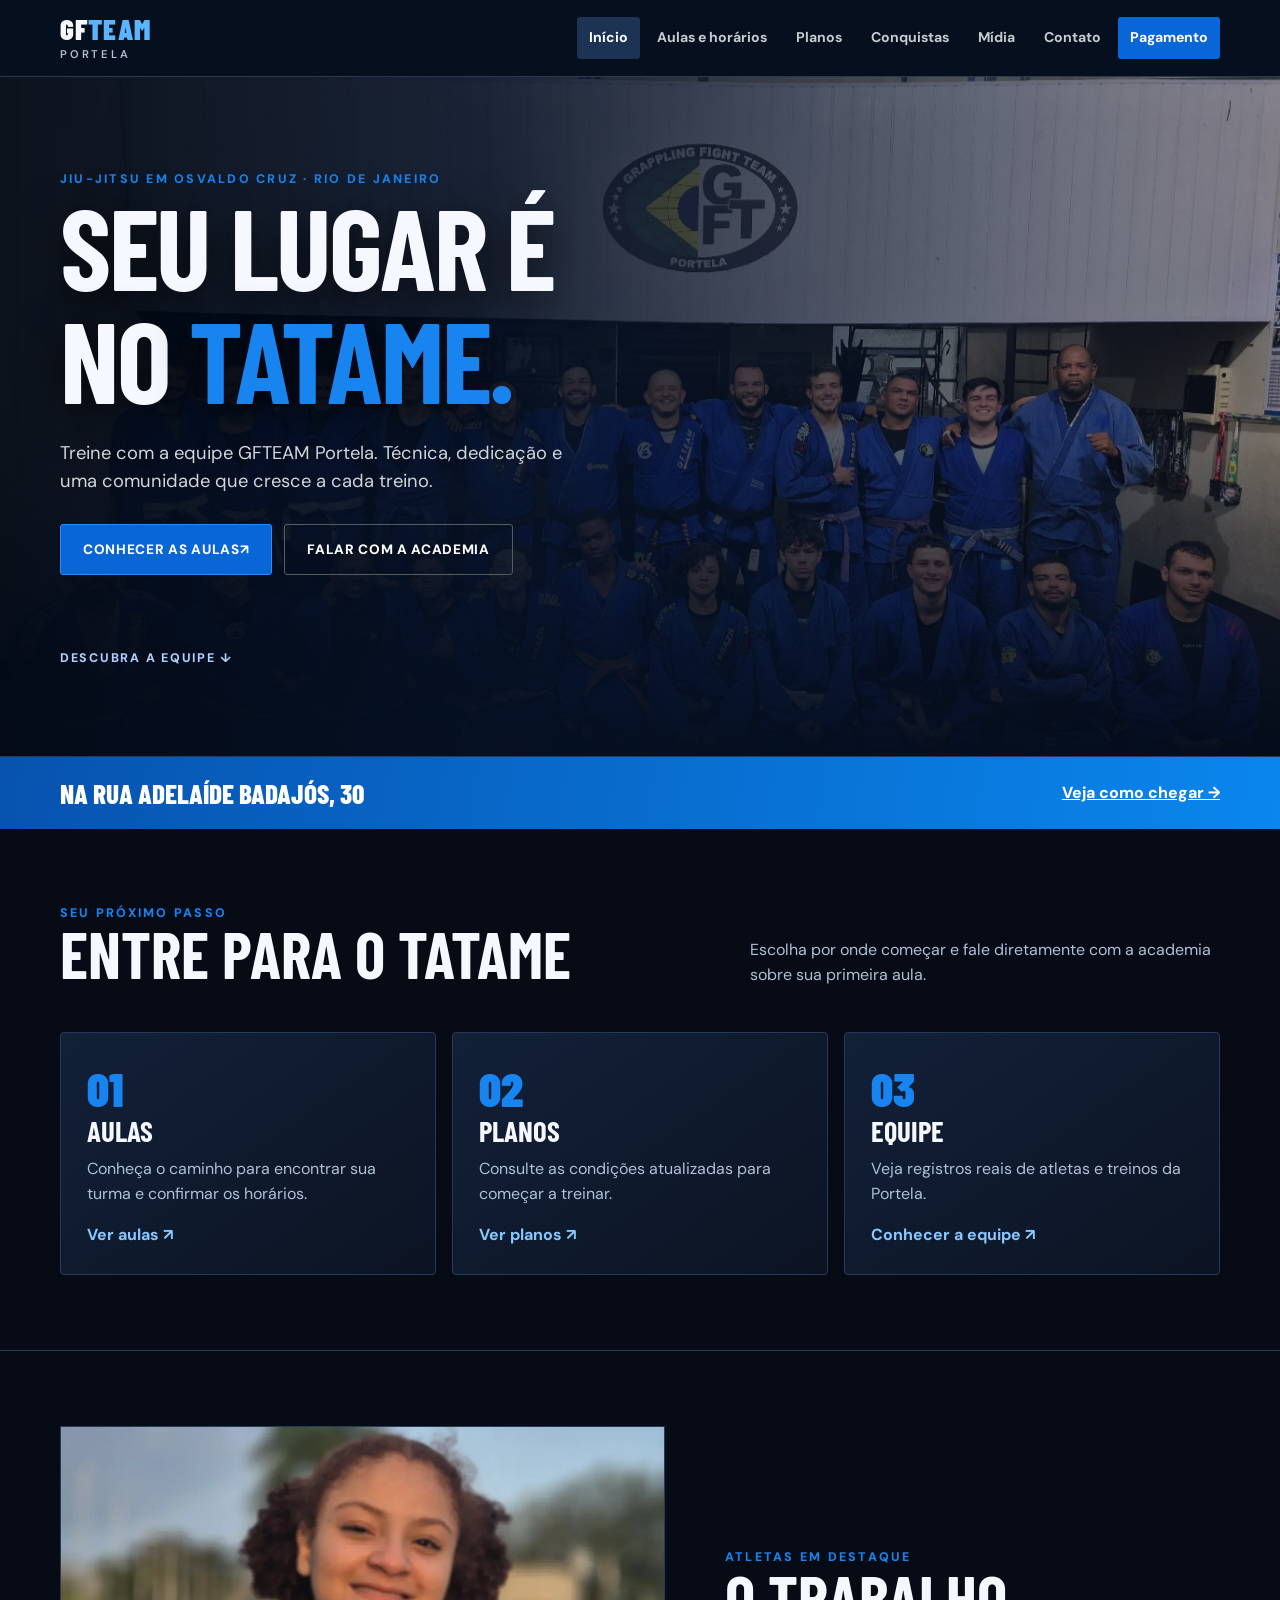
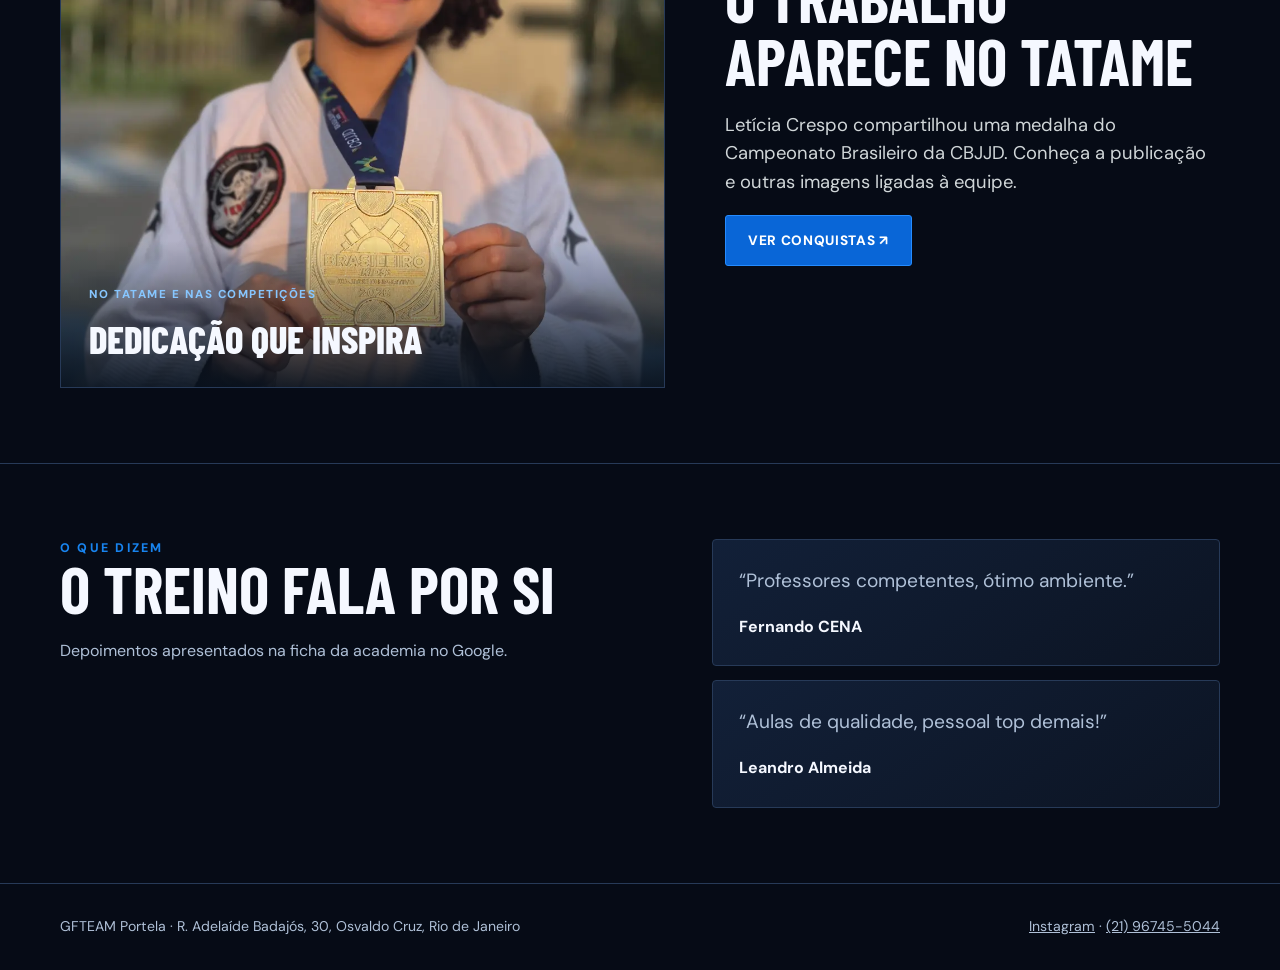
<file: index.html>
<!doctype html><html lang="pt-BR"><head><meta charset="utf-8"><meta name="viewport" content="width=device-width,initial-scale=1"><meta name="theme-color" content="#090b0d"><meta name="description" content="GFTEAM Portela: jiu-jitsu em Osvaldo Cruz, Rio de Janeiro. Conheça a academia, consulte aulas e fale com a equipe."><title>Início | GFTEAM Portela</title><link rel="stylesheet" href="style.css"></head><body><header class="top"><div class="wrap"><a class="brand" href="index.html">GF<span>TEAM</span><small>PORTELA</small></a><nav aria-label="Navegação principal"><a href="index.html" aria-current="page" >Início</a><a href="aulas.html" >Aulas e horários</a><a href="planos.html" >Planos</a><a href="conquistas.html" >Conquistas</a><a href="midia.html" >Mídia</a><a href="contato.html" >Contato</a><a class="nav-cta" href="pagamento.html">Pagamento</a></nav></div></header><main><section class="hero hero-photo"><div class="hero-image" role="img" aria-label="Equipe GFTEAM Portela reunida no tatame"></div><div class="wrap hero-inner"><div class="eyebrow">Jiu-jitsu em Osvaldo Cruz · Rio de Janeiro</div><h1>Seu lugar é<br>no <em>tatame.</em></h1><p class="lead">Treine com a equipe GFTEAM Portela. Técnica, dedicação e uma comunidade que cresce a cada treino.</p><div class="actions"><a class="btn primary" href="aulas.html">Conhecer as aulas <span aria-hidden="true">↗</span></a><a class="btn" href="contato.html">Falar com a academia</a></div><div class="hero-indicator">Descubra a equipe <span aria-hidden="true">↓</span></div></div></section><div class="band"><div class="wrap"><strong>Na Rua Adelaíde Badajós, 30</strong><a href="contato.html">Veja como chegar →</a></div></div><section class="section"><div class="wrap"><div class="section-head reveal"><div><div class="eyebrow">Seu próximo passo</div><h2>Entre para o tatame</h2></div><p>Escolha por onde começar e fale diretamente com a academia sobre sua primeira aula.</p></div><div class="grid"><a class="card feature-card reveal" href="aulas.html"><div class="num">01</div><h3>Aulas</h3><p>Conheça o caminho para encontrar sua turma e confirmar os horários.</p><strong>Ver aulas ↗</strong></a><a class="card feature-card reveal" href="planos.html"><div class="num">02</div><h3>Planos</h3><p>Consulte as condições atualizadas para começar a treinar.</p><strong>Ver planos ↗</strong></a><a class="card feature-card reveal" href="conquistas.html"><div class="num">03</div><h3>Equipe</h3><p>Veja registros reais de atletas e treinos da Portela.</p><strong>Conhecer a equipe ↗</strong></a></div></div></section><section class="section feature-split"><div class="wrap split"><div class="photo-panel reveal"><img src="imagens/leticia.webp" alt="Letícia Crespo com medalha do Campeonato Brasileiro de Jiu-Jitsu" loading="lazy"><div class="photo-caption"><span class="label">No tatame e nas competições</span><strong>Dedicação que inspira</strong></div></div><div class="reveal"><div class="eyebrow">Atletas em destaque</div><h2>O trabalho aparece no tatame</h2><p class="lead">Letícia Crespo compartilhou uma medalha do Campeonato Brasileiro da CBJJD. Conheça a publicação e outras imagens ligadas à equipe.</p><a class="btn primary" href="conquistas.html">Ver conquistas ↗</a></div></div></section><section class="section"><div class="wrap split"><div class="reveal"><div class="eyebrow">O que dizem</div><h2>O treino fala por si</h2><p class="muted">Depoimentos apresentados na ficha da academia no Google.</p></div><div class="reveal"><div class="card"><p class="quote">“Professores competentes, ótimo ambiente.”</p><strong>Fernando CENA</strong></div><div class="card" style="margin-top:14px"><p class="quote">“Aulas de qualidade, pessoal top demais!”</p><strong>Leandro Almeida</strong></div></div></div></section></main><footer><div class="wrap"><span>GFTEAM Portela · R. Adelaíde Badajós, 30, Osvaldo Cruz, Rio de Janeiro</span><span><a href="https://www.instagram.com/gfteamportela/" target="_blank" rel="noopener">Instagram</a> · <a href="tel:+5521967455044">(21) 96745-5044</a></span></div></footer><script src="script.js" defer></script></body></html>
</file>
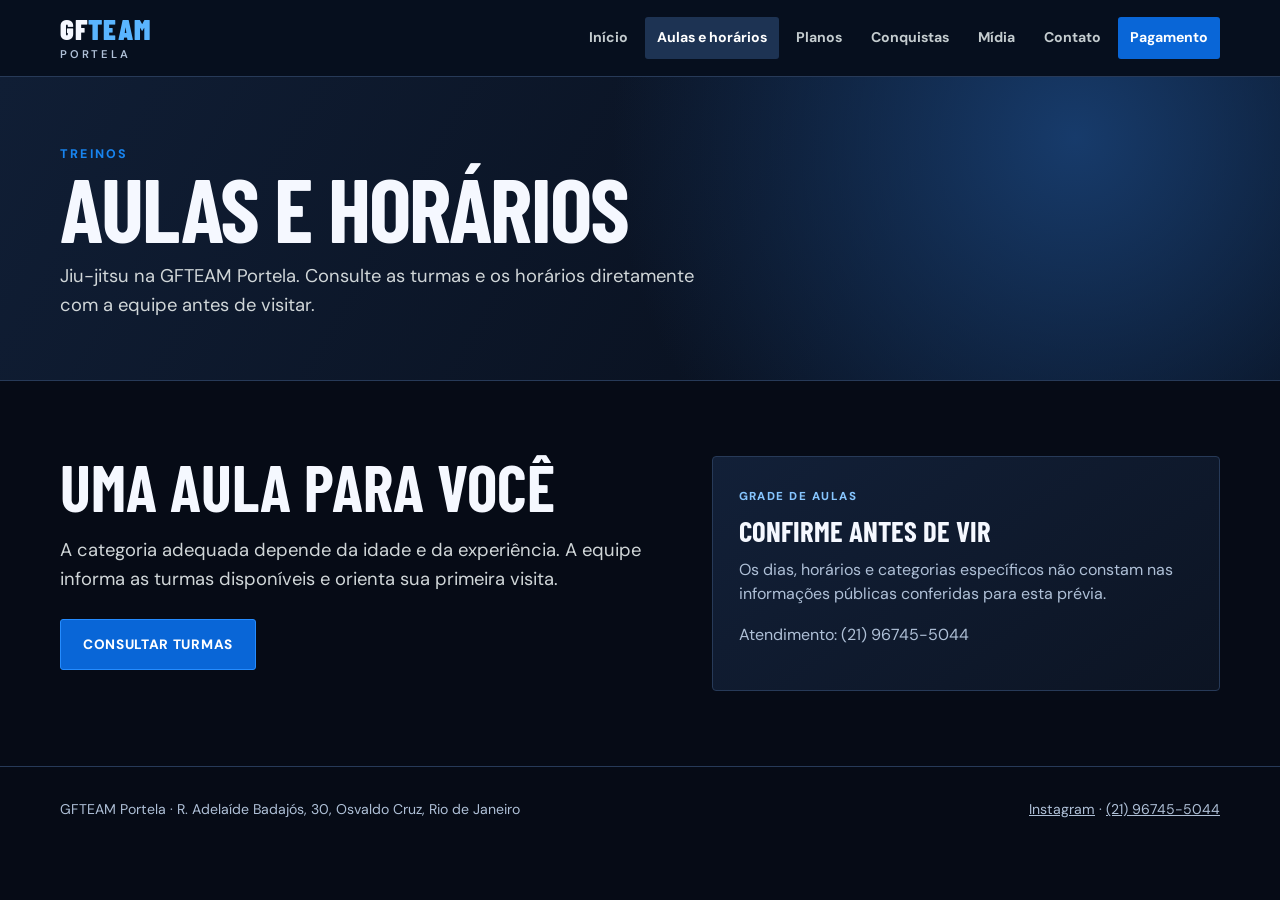
<file: aulas.html>
<!doctype html><html lang="pt-BR"><head><meta charset="utf-8"><meta name="viewport" content="width=device-width,initial-scale=1"><meta name="theme-color" content="#090b0d"><meta name="description" content="GFTEAM Portela: jiu-jitsu em Osvaldo Cruz, Rio de Janeiro. Conheça a academia, consulte aulas e fale com a equipe."><title>Aulas e horários | GFTEAM Portela</title><link rel="stylesheet" href="style.css"></head><body><header class="top"><div class="wrap"><a class="brand" href="index.html">GF<span>TEAM</span><small>PORTELA</small></a><nav aria-label="Navegação principal"><a href="index.html" >Início</a><a href="aulas.html" aria-current="page" >Aulas e horários</a><a href="planos.html" >Planos</a><a href="conquistas.html" >Conquistas</a><a href="midia.html" >Mídia</a><a href="contato.html" >Contato</a><a class="nav-cta" href="pagamento.html">Pagamento</a></nav></div></header><main><section class="page-head"><div class="wrap"><div class="eyebrow">Treinos</div><h1>Aulas e horários</h1><p class="lead">Jiu-jitsu na GFTEAM Portela. Consulte as turmas e os horários diretamente com a equipe antes de visitar.</p></div></section><section class="section"><div class="wrap split"><div><h2>Uma aula para você</h2><p class="lead">A categoria adequada depende da idade e da experiência. A equipe informa as turmas disponíveis e orienta sua primeira visita.</p><div class="actions"><a class="btn primary" href="contato.html">Consultar turmas</a></div></div><div class="card"><span class="label">Grade de aulas</span><h3>Confirme antes de vir</h3><p>Os dias, horários e categorias específicos não constam nas informações públicas conferidas para esta prévia.</p><p>Atendimento: <a href="tel:+5521967455044">(21) 96745-5044</a></p></div></div></section></main><footer><div class="wrap"><span>GFTEAM Portela · R. Adelaíde Badajós, 30, Osvaldo Cruz, Rio de Janeiro</span><span><a href="https://www.instagram.com/gfteamportela/" target="_blank" rel="noopener">Instagram</a> · <a href="tel:+5521967455044">(21) 96745-5044</a></span></div></footer><script src="script.js" defer></script></body></html>
</file>
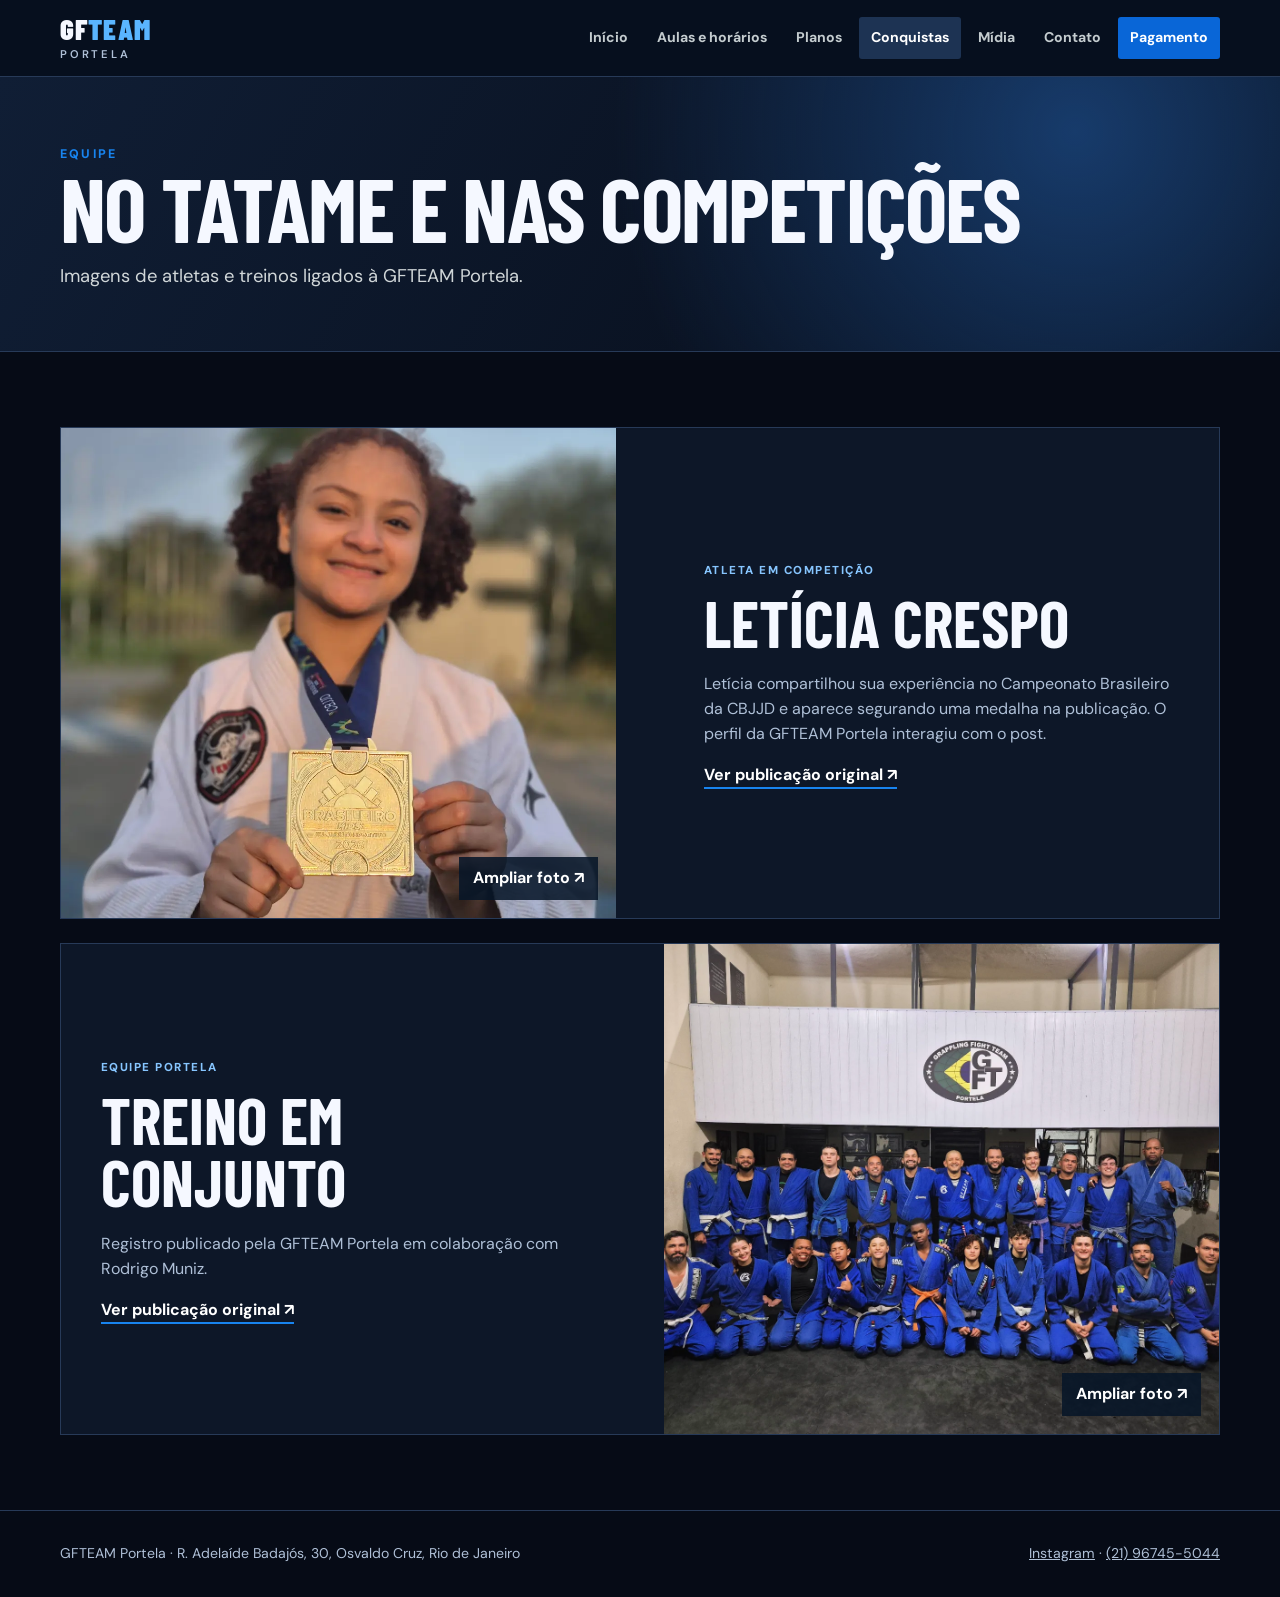
<file: conquistas.html>
<!doctype html><html lang="pt-BR"><head><meta charset="utf-8"><meta name="viewport" content="width=device-width,initial-scale=1"><meta name="theme-color" content="#090b0d"><meta name="description" content="GFTEAM Portela: jiu-jitsu em Osvaldo Cruz, Rio de Janeiro. Conheça a academia, consulte aulas e fale com a equipe."><title>Conquistas | GFTEAM Portela</title><link rel="stylesheet" href="style.css"></head><body><header class="top"><div class="wrap"><a class="brand" href="index.html">GF<span>TEAM</span><small>PORTELA</small></a><nav aria-label="Navegação principal"><a href="index.html" >Início</a><a href="aulas.html" >Aulas e horários</a><a href="planos.html" >Planos</a><a href="conquistas.html" aria-current="page" >Conquistas</a><a href="midia.html" >Mídia</a><a href="contato.html" >Contato</a><a class="nav-cta" href="pagamento.html">Pagamento</a></nav></div></header><main><section class="page-head"><div class="wrap"><div class="eyebrow">Equipe</div><h1>No tatame e nas competições</h1><p class="lead">Imagens de atletas e treinos ligados à GFTEAM Portela.</p></div></section><section class="section"><div class="wrap"><div class="showcase-grid"><article class="showcase reveal"><button class="photo-button" type="button" data-lightbox="imagens/leticia.webp" data-caption="Letícia Crespo · Campeonato Brasileiro da CBJJD"><img src="imagens/leticia.webp" alt="Letícia Crespo segurando uma medalha do Campeonato Brasileiro" loading="lazy"><span class="zoom-hint">Ampliar foto ↗</span></button><div class="showcase-copy"><span class="label">Atleta em competição</span><h2>Letícia Crespo</h2><p>Letícia compartilhou sua experiência no Campeonato Brasileiro da CBJJD e aparece segurando uma medalha na publicação. O perfil da GFTEAM Portela interagiu com o post.</p><a class="instagram" href="https://www.instagram.com/p/DbR1CihDSDp/" target="_blank" rel="noopener">Ver publicação original ↗</a></div></article><article class="showcase reveal"><button class="photo-button" type="button" data-lightbox="imagens/equipe.webp" data-caption="Equipe GFTEAM Portela no tatame"><img src="imagens/equipe.webp" alt="Integrantes da GFTEAM Portela reunidos de kimono azul" loading="lazy"><span class="zoom-hint">Ampliar foto ↗</span></button><div class="showcase-copy"><span class="label">Equipe Portela</span><h2>Treino em conjunto</h2><p>Registro publicado pela GFTEAM Portela em colaboração com Rodrigo Muniz.</p><a class="instagram" href="https://www.instagram.com/p/DZZ_K8yuRSK/" target="_blank" rel="noopener">Ver publicação original ↗</a></div></article></div></div></section></main><footer><div class="wrap"><span>GFTEAM Portela · R. Adelaíde Badajós, 30, Osvaldo Cruz, Rio de Janeiro</span><span><a href="https://www.instagram.com/gfteamportela/" target="_blank" rel="noopener">Instagram</a> · <a href="tel:+5521967455044">(21) 96745-5044</a></span></div></footer><script src="script.js" defer></script></body></html>
</file>
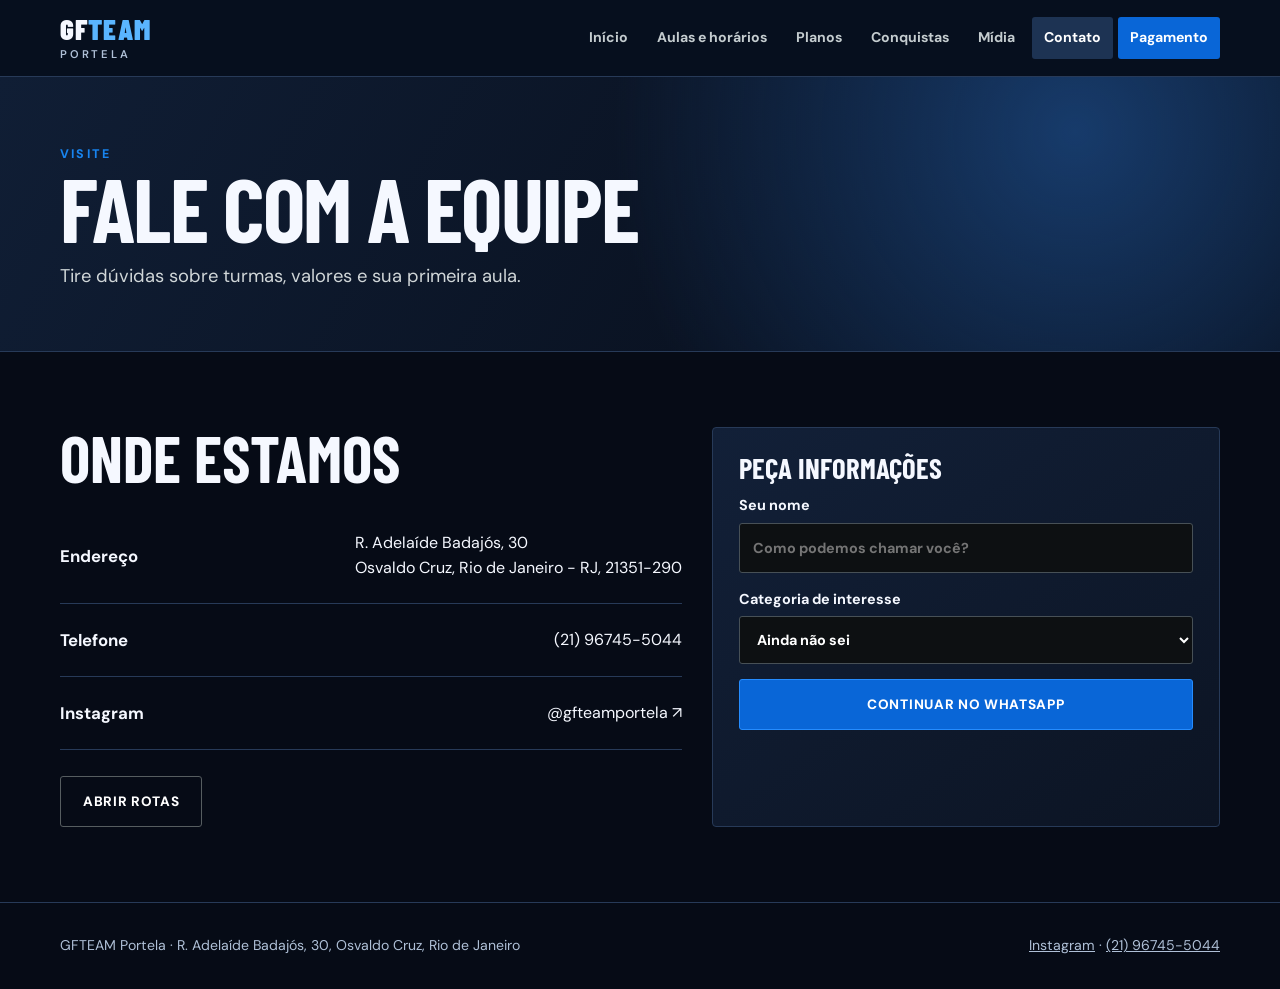
<file: contato.html>
<!doctype html><html lang="pt-BR"><head><meta charset="utf-8"><meta name="viewport" content="width=device-width,initial-scale=1"><meta name="theme-color" content="#090b0d"><meta name="description" content="GFTEAM Portela: jiu-jitsu em Osvaldo Cruz, Rio de Janeiro. Conheça a academia, consulte aulas e fale com a equipe."><title>Contato | GFTEAM Portela</title><link rel="stylesheet" href="style.css"></head><body><header class="top"><div class="wrap"><a class="brand" href="index.html">GF<span>TEAM</span><small>PORTELA</small></a><nav aria-label="Navegação principal"><a href="index.html" >Início</a><a href="aulas.html" >Aulas e horários</a><a href="planos.html" >Planos</a><a href="conquistas.html" >Conquistas</a><a href="midia.html" >Mídia</a><a href="contato.html" aria-current="page" >Contato</a><a class="nav-cta" href="pagamento.html">Pagamento</a></nav></div></header><main><section class="page-head"><div class="wrap"><div class="eyebrow">Visite</div><h1>Fale com a equipe</h1><p class="lead">Tire dúvidas sobre turmas, valores e sua primeira aula.</p></div></section><section class="section"><div class="wrap split"><div><h2>Onde estamos</h2><div class="row"><strong>Endereço</strong><span>R. Adelaíde Badajós, 30<br>Osvaldo Cruz, Rio de Janeiro - RJ, 21351-290</span></div><div class="row"><strong>Telefone</strong><a href="tel:+5521967455044">(21) 96745-5044</a></div><div class="row"><strong>Instagram</strong><a href="https://www.instagram.com/gfteamportela/" target="_blank" rel="noopener">@gfteamportela ↗</a></div><div class="actions"><a class="btn" href="https://www.google.com/maps/search/?api=1&query=R.%20Adela%C3%ADde%20Badaj%C3%B3s%2C%2030%20-%20Osvaldo%20Cruz%2C%20Rio%20de%20Janeiro" target="_blank" rel="noopener">Abrir rotas</a></div></div><div class="card"><h3>Peça informações</h3><form class="form" data-contact-form><label>Seu nome<input name="nome" autocomplete="name" required maxlength="80" placeholder="Como podemos chamar você?"></label><label>Categoria de interesse<select name="categoria"><option value="">Ainda não sei</option><option>Adulto</option><option>Infantil</option><option>Juvenil</option></select></label><button class="btn primary" type="submit">Continuar no WhatsApp</button><p class="status" role="status"></p></form></div></div></section></main><footer><div class="wrap"><span>GFTEAM Portela · R. Adelaíde Badajós, 30, Osvaldo Cruz, Rio de Janeiro</span><span><a href="https://www.instagram.com/gfteamportela/" target="_blank" rel="noopener">Instagram</a> · <a href="tel:+5521967455044">(21) 96745-5044</a></span></div></footer><script src="script.js" defer></script></body></html>
</file>
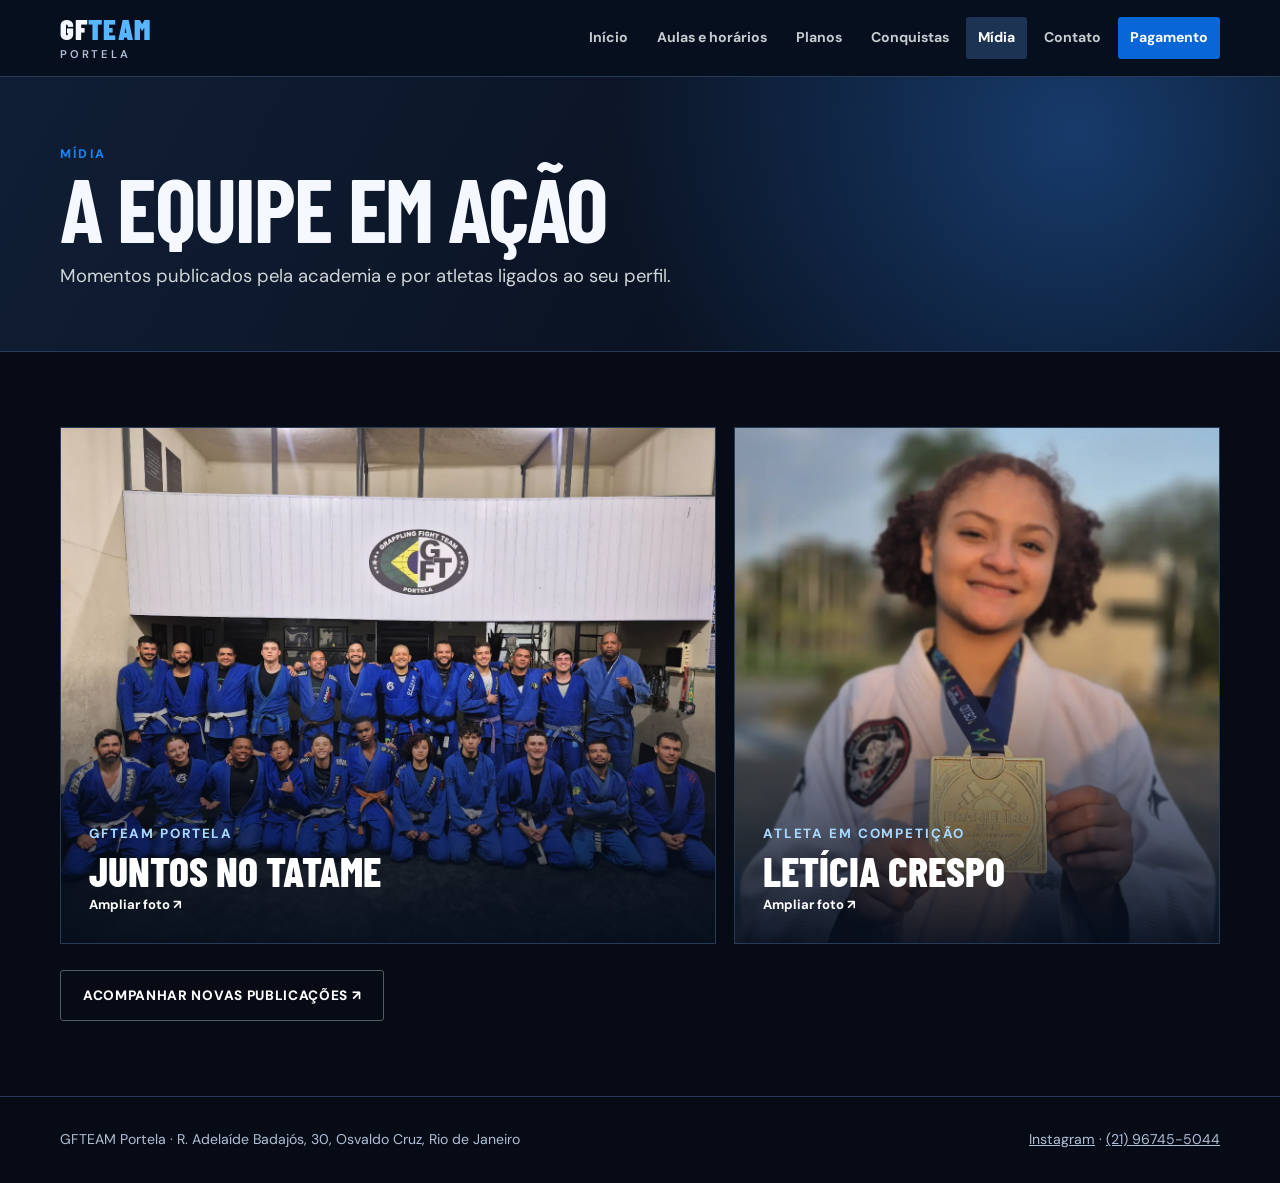
<file: midia.html>
<!doctype html><html lang="pt-BR"><head><meta charset="utf-8"><meta name="viewport" content="width=device-width,initial-scale=1"><meta name="theme-color" content="#090b0d"><meta name="description" content="GFTEAM Portela: jiu-jitsu em Osvaldo Cruz, Rio de Janeiro. Conheça a academia, consulte aulas e fale com a equipe."><title>Mídia | GFTEAM Portela</title><link rel="stylesheet" href="style.css"></head><body><header class="top"><div class="wrap"><a class="brand" href="index.html">GF<span>TEAM</span><small>PORTELA</small></a><nav aria-label="Navegação principal"><a href="index.html" >Início</a><a href="aulas.html" >Aulas e horários</a><a href="planos.html" >Planos</a><a href="conquistas.html" >Conquistas</a><a href="midia.html" aria-current="page" >Mídia</a><a href="contato.html" >Contato</a><a class="nav-cta" href="pagamento.html">Pagamento</a></nav></div></header><main><section class="page-head"><div class="wrap"><div class="eyebrow">Mídia</div><h1>A equipe em ação</h1><p class="lead">Momentos publicados pela academia e por atletas ligados ao seu perfil.</p></div></section><section class="section"><div class="wrap"><div class="gallery"><button class="gallery-item wide reveal" type="button" data-lightbox="imagens/equipe.webp" data-caption="Equipe GFTEAM Portela no tatame"><img src="imagens/equipe.webp" alt="Grupo da GFTEAM Portela reunido na academia" loading="lazy"><span class="gallery-label"><small>GFTEAM Portela</small><strong>Juntos no tatame</strong><em>Ampliar foto ↗</em></span></button><button class="gallery-item reveal" type="button" data-lightbox="imagens/leticia.webp" data-caption="Letícia Crespo · Campeonato Brasileiro da CBJJD"><img src="imagens/leticia.webp" alt="Letícia Crespo com sua medalha" loading="lazy"><span class="gallery-label"><small>Atleta em competição</small><strong>Letícia Crespo</strong><em>Ampliar foto ↗</em></span></button></div><div class="actions reveal"><a class="btn" href="https://www.instagram.com/gfteamportela/" target="_blank" rel="noopener">Acompanhar novas publicações ↗</a></div></div></section></main><footer><div class="wrap"><span>GFTEAM Portela · R. Adelaíde Badajós, 30, Osvaldo Cruz, Rio de Janeiro</span><span><a href="https://www.instagram.com/gfteamportela/" target="_blank" rel="noopener">Instagram</a> · <a href="tel:+5521967455044">(21) 96745-5044</a></span></div></footer><script src="script.js" defer></script></body></html>
</file>
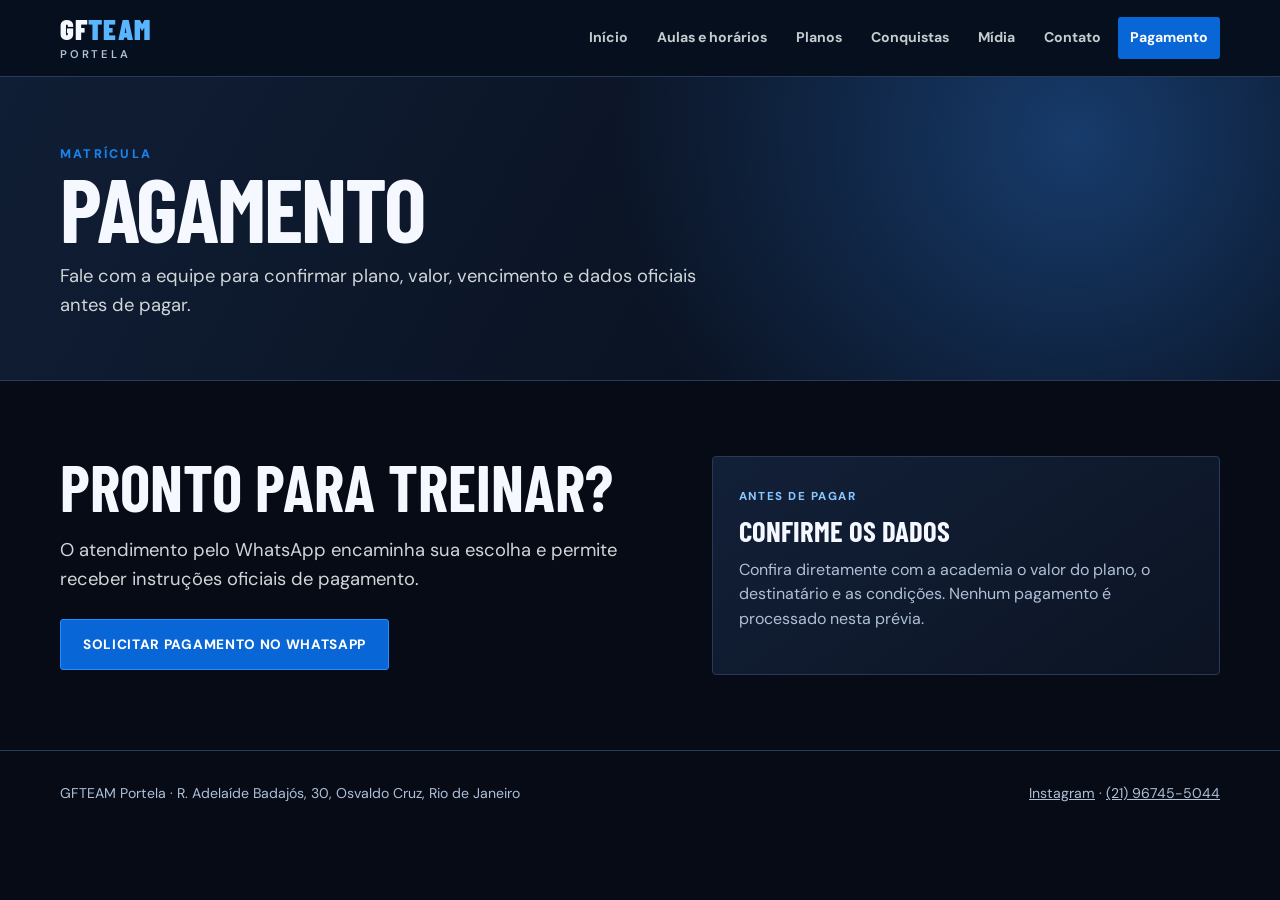
<file: pagamento.html>
<!doctype html><html lang="pt-BR"><head><meta charset="utf-8"><meta name="viewport" content="width=device-width,initial-scale=1"><meta name="theme-color" content="#090b0d"><meta name="description" content="GFTEAM Portela: jiu-jitsu em Osvaldo Cruz, Rio de Janeiro. Conheça a academia, consulte aulas e fale com a equipe."><title>Pagamento | GFTEAM Portela</title><link rel="stylesheet" href="style.css"></head><body><header class="top"><div class="wrap"><a class="brand" href="index.html">GF<span>TEAM</span><small>PORTELA</small></a><nav aria-label="Navegação principal"><a href="index.html" >Início</a><a href="aulas.html" >Aulas e horários</a><a href="planos.html" >Planos</a><a href="conquistas.html" >Conquistas</a><a href="midia.html" >Mídia</a><a href="contato.html" >Contato</a><a class="nav-cta" href="pagamento.html">Pagamento</a></nav></div></header><main><section class="page-head"><div class="wrap"><div class="eyebrow">Matrícula</div><h1>Pagamento</h1><p class="lead">Fale com a equipe para confirmar plano, valor, vencimento e dados oficiais antes de pagar.</p></div></section><section class="section"><div class="wrap split"><div><h2>Pronto para treinar?</h2><p class="lead">O atendimento pelo WhatsApp encaminha sua escolha e permite receber instruções oficiais de pagamento.</p><div class="actions"><a class="btn primary" href="https://wa.me/5521967455044?text=Ol%C3%A1%21%20Gostaria%20de%20confirmar%20o%20plano%2C%20o%20valor%20e%20a%20forma%20oficial%20de%20pagamento%20da%20GFTEAM%20Portela." target="_blank" rel="noopener">Solicitar pagamento no WhatsApp</a></div></div><div class="card"><span class="label">Antes de pagar</span><h3>Confirme os dados</h3><p>Confira diretamente com a academia o valor do plano, o destinatário e as condições. Nenhum pagamento é processado nesta prévia.</p></div></div></section></main><footer><div class="wrap"><span>GFTEAM Portela · R. Adelaíde Badajós, 30, Osvaldo Cruz, Rio de Janeiro</span><span><a href="https://www.instagram.com/gfteamportela/" target="_blank" rel="noopener">Instagram</a> · <a href="tel:+5521967455044">(21) 96745-5044</a></span></div></footer><script src="script.js" defer></script></body></html>
</file>
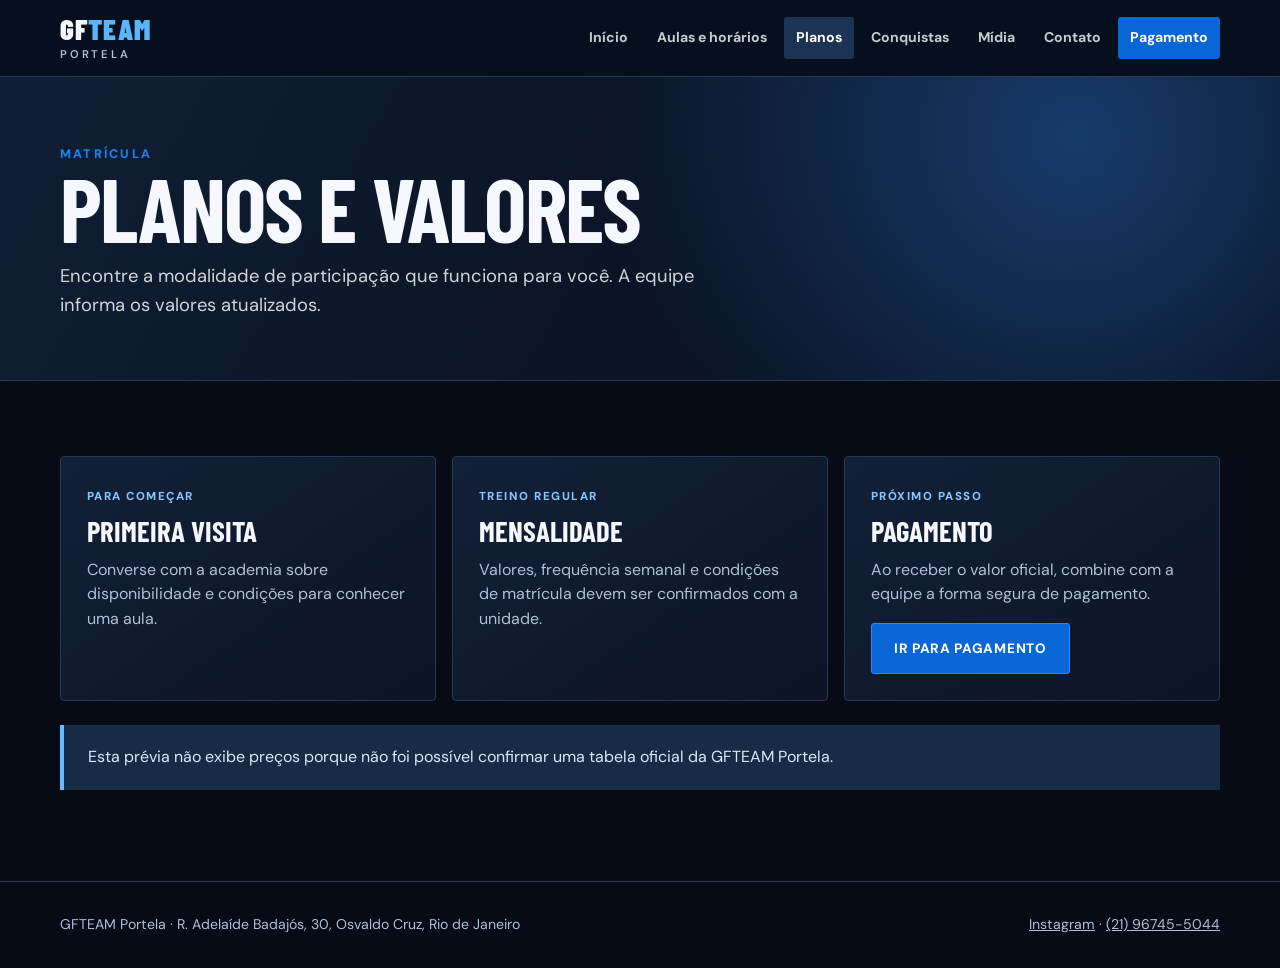
<file: planos.html>
<!doctype html><html lang="pt-BR"><head><meta charset="utf-8"><meta name="viewport" content="width=device-width,initial-scale=1"><meta name="theme-color" content="#090b0d"><meta name="description" content="GFTEAM Portela: jiu-jitsu em Osvaldo Cruz, Rio de Janeiro. Conheça a academia, consulte aulas e fale com a equipe."><title>Planos | GFTEAM Portela</title><link rel="stylesheet" href="style.css"></head><body><header class="top"><div class="wrap"><a class="brand" href="index.html">GF<span>TEAM</span><small>PORTELA</small></a><nav aria-label="Navegação principal"><a href="index.html" >Início</a><a href="aulas.html" >Aulas e horários</a><a href="planos.html" aria-current="page" >Planos</a><a href="conquistas.html" >Conquistas</a><a href="midia.html" >Mídia</a><a href="contato.html" >Contato</a><a class="nav-cta" href="pagamento.html">Pagamento</a></nav></div></header><main><section class="page-head"><div class="wrap"><div class="eyebrow">Matrícula</div><h1>Planos e valores</h1><p class="lead">Encontre a modalidade de participação que funciona para você. A equipe informa os valores atualizados.</p></div></section><section class="section"><div class="wrap"><div class="grid"><div class="card"><span class="label">Para começar</span><h3>Primeira visita</h3><p>Converse com a academia sobre disponibilidade e condições para conhecer uma aula.</p></div><div class="card"><span class="label">Treino regular</span><h3>Mensalidade</h3><p>Valores, frequência semanal e condições de matrícula devem ser confirmados com a unidade.</p></div><div class="card"><span class="label">Próximo passo</span><h3>Pagamento</h3><p>Ao receber o valor oficial, combine com a equipe a forma segura de pagamento.</p><a class="btn primary" href="pagamento.html">Ir para pagamento</a></div></div><p class="notice" style="margin-top:24px">Esta prévia não exibe preços porque não foi possível confirmar uma tabela oficial da GFTEAM Portela.</p></div></section></main><footer><div class="wrap"><span>GFTEAM Portela · R. Adelaíde Badajós, 30, Osvaldo Cruz, Rio de Janeiro</span><span><a href="https://www.instagram.com/gfteamportela/" target="_blank" rel="noopener">Instagram</a> · <a href="tel:+5521967455044">(21) 96745-5044</a></span></div></footer><script src="script.js" defer></script></body></html>
</file>
<file: style.css>
@import url('https://fonts.googleapis.com/css2?family=Barlow+Condensed:wght@500;600;700;800;900&family=DM+Sans:wght@400;500;600;700&display=swap');
:root{color-scheme:dark;--bg:#090b0d;--panel:#15191c;--line:#30373b;--text:#f4f4f0;--muted:#aab3b6;--red:#e33131;--yellow:#f4c74f}*{box-sizing:border-box}html{scroll-behavior:smooth}body{margin:0;background:var(--bg);color:var(--text);font-family:'DM Sans',sans-serif;font-size:16px;line-height:1.55}a{color:inherit;text-decoration:none}button,input,select{font:inherit}button{cursor:pointer}.wrap{width:min(1160px,calc(100% - 40px));margin:auto}.top{border-bottom:1px solid var(--line);background:#0d1012}.top .wrap{min-height:76px;display:flex;align-items:center;justify-content:space-between;gap:20px}.brand{font:900 1.8rem 'Barlow Condensed',sans-serif;letter-spacing:.04em;line-height:1}.brand span{color:var(--red)}.brand small{display:block;color:var(--muted);font:600 .7rem 'DM Sans',sans-serif;letter-spacing:.25em;margin-top:3px}nav{display:flex;align-items:center;gap:5px;flex-wrap:wrap}nav a{font-size:.88rem;font-weight:700;padding:10px 12px;border-radius:3px;color:#c4cccf}nav a:hover,nav a[aria-current=page]{color:#fff;background:#272c30}.nav-cta{background:var(--red)!important;color:#fff!important}.eyebrow{color:var(--red);font-weight:800;text-transform:uppercase;letter-spacing:.18em;font-size:.78rem}h1,h2,h3,p{margin-top:0}h1,h2,h3{font-family:'Barlow Condensed',sans-serif;line-height:.98;text-transform:uppercase}h1{font-size:clamp(3.6rem,9vw,8.4rem);letter-spacing:-.02em;margin-bottom:24px}h2{font-size:clamp(2.6rem,5vw,4.4rem);margin-bottom:18px}h3{font-size:1.8rem;margin-bottom:12px}.lead{font-size:1.15rem;color:#d0d6d8;max-width:650px}.hero{padding:90px 0 85px;position:relative;overflow:hidden;background:radial-gradient(circle at 80% 50%,#531a1b 0,transparent 43%),linear-gradient(125deg,#101417,#090b0d 65%);border-bottom:1px solid var(--line)}.hero:after{content:'GF';position:absolute;right:-2%;bottom:-110px;font:900 min(40vw,550px)/1 'Barlow Condensed',sans-serif;color:#ffffff08;pointer-events:none}.hero .wrap{position:relative;z-index:1}.hero h1{max-width:900px}.hero h1 em{font-style:normal;color:var(--red)}.hero .lead{margin-bottom:28px}.actions{display:flex;flex-wrap:wrap;gap:12px;margin-top:26px}.btn{display:inline-flex;align-items:center;justify-content:center;padding:14px 22px;min-height:50px;font-weight:800;text-transform:uppercase;font-size:.85rem;letter-spacing:.05em;border:1px solid #565d60;border-radius:3px;background:transparent;color:white}.btn:hover{transform:translateY(-2px);border-color:#fff}.btn.primary{background:var(--red);border-color:var(--red)}.section{padding:75px 0;border-bottom:1px solid var(--line)}.section-head{display:flex;justify-content:space-between;align-items:end;gap:22px;margin-bottom:28px}.section-head p{max-width:470px;color:var(--muted)}.grid{display:grid;grid-template-columns:repeat(3,1fr);gap:16px}.card{padding:26px;background:var(--panel);border:1px solid var(--line);border-radius:4px}.card p,.muted{color:var(--muted)}.card .num{font:900 3rem 'Barlow Condensed';color:var(--red)}.band{background:var(--red);color:#fff;padding:20px 0}.band .wrap{display:flex;justify-content:space-between;align-items:center;gap:20px}.band strong{font:800 1.7rem 'Barlow Condensed';text-transform:uppercase}.band a{font-weight:800;text-decoration:underline}.page-head{padding:68px 0 42px;border-bottom:1px solid var(--line);background:linear-gradient(115deg,#171c20,#0a0c0e)}.page-head h1{font-size:clamp(3.2rem,7vw,6rem);margin-bottom:10px}.label{display:inline-block;font-size:.72rem;font-weight:800;letter-spacing:.13em;text-transform:uppercase;color:var(--yellow);margin-bottom:12px}.row{display:flex;gap:18px;justify-content:space-between;align-items:center;border-bottom:1px solid var(--line);padding:23px 0}.row:last-child{border-bottom:0}.row strong{font-size:1.05rem}.notice{border-left:4px solid var(--yellow);background:#24221a;padding:20px 24px;color:#e8e1c9}.split{display:grid;grid-template-columns:1.1fr .9fr;gap:30px}.placeholder{min-height:260px;display:flex;flex-direction:column;justify-content:end;padding:30px;border:1px solid #653333;background:linear-gradient(140deg,#271113,#141719 65%)}.placeholder b{font:900 3rem 'Barlow Condensed';text-transform:uppercase}.quote{font-size:1.2rem;color:#fff}.form{display:grid;gap:15px}.form label{font-weight:700;font-size:.9rem}.form input,.form select{display:block;width:100%;margin-top:6px;background:#0d1012;border:1px solid #475056;border-radius:3px;color:#fff;padding:13px}.form input:focus,.form select:focus{outline:2px solid var(--red)}.status{min-height:24px;color:var(--yellow)}footer{padding:32px 0;color:var(--muted);font-size:.88rem}footer .wrap{display:flex;justify-content:space-between;gap:16px;flex-wrap:wrap}footer a{text-decoration:underline}.schedule{overflow-x:auto}table{border-collapse:collapse;width:100%;min-width:550px;text-align:left}th,td{padding:15px 12px;border-bottom:1px solid var(--line)}th{color:#fff;background:#202529}td{color:#cbd2d4}.instagram{display:inline-flex;align-items:center;gap:8px;color:#fff;font-weight:700;border-bottom:2px solid var(--red)}@media(max-width:850px){.top .wrap{display:block;padding:16px 0 10px}nav{margin-top:14px;overflow-x:auto;flex-wrap:nowrap;white-space:nowrap;padding-bottom:5px}.grid{grid-template-columns:1fr 1fr}.split{grid-template-columns:1fr}}@media(max-width:560px){.wrap{width:min(100% - 28px,1160px)}.hero{padding:60px 0}.section{padding:50px 0}.grid{grid-template-columns:1fr}.section-head{display:block}.band .wrap{display:block}.band a{display:inline-block;margin-top:8px}.row{display:block}.row span{display:block;margin-top:5px}}

.media-grid{align-items:start}.media-card{display:flex;flex-direction:column;gap:12px}.media-card p{margin-bottom:0}.media-card .instagram{align-self:flex-start;margin-top:8px}.ig-frame{width:100%;height:440px;border:0;background:#fff;border-radius:3px}.private-media{min-height:250px;padding:24px;display:grid;place-items:center;text-align:center;color:#d5dcdd;background:repeating-linear-gradient(135deg,#171b1e,#171b1e 14px,#1d2225 14px,#1d2225 28px);border:1px solid var(--line)}@media(max-width:850px){.media-grid{grid-template-columns:1fr 1fr}}@media(max-width:650px){.media-grid{grid-template-columns:1fr}.ig-frame{height:480px}}

/* Identidade azul e preto e interações */
:root{--bg:#060b16;--panel:#101a2b;--line:#273a58;--text:#f5f8ff;--muted:#afc0d7;--red:#1884ef;--yellow:#87c6ff}body{background:var(--bg)}.top{background:#071120ee;backdrop-filter:blur(16px);position:sticky;top:0;z-index:30}.brand span{color:#5ab5ff}nav a:hover,nav a[aria-current=page]{background:#1d3353}.nav-cta,.btn.primary{background:#0966d7!important;border-color:#258cff!important}.btn,.card,.instagram,.photo-button,.gallery-item{transition:transform .32s ease,border-color .32s ease,box-shadow .32s ease,background .32s ease}.btn:hover{box-shadow:0 12px 30px #006cdb55}.card{background:linear-gradient(145deg,#122038,#0c1423)}.feature-card:hover{transform:translateY(-8px);border-color:#3c9fff;box-shadow:0 22px 50px #0007}.feature-card strong{color:#88c8ff}.band{background:linear-gradient(100deg,#0753af,#0a86ed)}.page-head{background:radial-gradient(circle at 84% 20%,#173b6b,transparent 42%),linear-gradient(120deg,#101e35,#060b16)}.notice{background:#152c44;border-color:#65bcff;color:#d5eaff}.hero-photo{min-height:680px;display:flex;align-items:center;background:#07111f}.hero-photo:after{display:none}.hero-image{position:absolute;inset:0;background:url('imagens/equipe.webp') center 40%/cover no-repeat;animation:heroReveal 1.3s ease both}.hero-photo:before{content:'';position:absolute;inset:0;z-index:1;background:linear-gradient(90deg,#040b17f5 0%,#061124e8 38%,#0611265c 100%),linear-gradient(0deg,#040a15 0%,transparent 45%)}.hero-inner{z-index:2!important}.hero-photo .lead{max-width:530px}.hero-photo h1{text-shadow:0 10px 45px #000b}.hero-indicator{margin-top:74px;font-size:.78rem;font-weight:800;text-transform:uppercase;letter-spacing:.14em;color:#afcfff}.hero-indicator span{display:inline-block;animation:bob 1.7s ease-in-out infinite}.photo-panel{position:relative;min-height:500px;overflow:hidden;border:1px solid var(--line)}.photo-panel img{width:100%;height:100%;max-height:560px;object-fit:cover;display:block}.photo-caption{position:absolute;inset:auto 0 0;padding:40px 28px 25px;background:linear-gradient(transparent,#06101de8)}.photo-caption strong{display:block;font:800 2.4rem 'Barlow Condensed';text-transform:uppercase}.feature-split .split{align-items:center;gap:60px}.showcase-grid{display:grid;gap:24px}.showcase{display:grid;grid-template-columns:1fr 1fr;align-items:center;gap:48px;background:#0d1728;border:1px solid var(--line)}.showcase:nth-child(even) .photo-button{order:2}.showcase-copy{padding:40px}.showcase-copy p{max-width:490px;color:var(--muted)}.photo-button{position:relative;border:0;padding:0;background:none;width:100%;height:490px;overflow:hidden;cursor:zoom-in}.photo-button img,.gallery-item img{display:block;width:100%;height:100%;object-fit:cover;transition:transform .7s ease}.photo-button:hover img,.gallery-item:hover img{transform:scale(1.055)}.zoom-hint{position:absolute;right:18px;bottom:18px;background:#061628dc;padding:9px 14px;color:white;font-weight:700}.gallery{display:grid;grid-template-columns:1.35fr 1fr;gap:18px}.gallery-item{position:relative;min-height:490px;padding:0;border:1px solid var(--line);background:#102038;text-align:left;overflow:hidden;cursor:zoom-in}.gallery-item:after{content:'';position:absolute;inset:45% 0 0;background:linear-gradient(transparent,#030c1cea)}.gallery-label{position:absolute;z-index:2;bottom:28px;left:28px;right:28px;color:#fff}.gallery-label small,.gallery-label strong,.gallery-label em{display:block}.gallery-label small{text-transform:uppercase;letter-spacing:.14em;color:#a6d8ff;font-weight:800}.gallery-label strong{font:800 2.6rem 'Barlow Condensed';text-transform:uppercase}.gallery-label em{font-size:.82rem;font-style:normal;font-weight:700}.lightbox{position:fixed;inset:0;z-index:100;background:#02060ef2;display:grid;place-items:center;padding:55px 20px 20px}.lightbox[hidden]{display:none}.lightbox img{max-width:min(100%,1100px);max-height:calc(100vh - 120px);object-fit:contain}.lightbox-close{position:absolute;right:22px;top:16px;border:1px solid #6d8ba9;background:#112641;color:white;border-radius:50%;width:44px;height:44px;font-size:1.5rem}.lightbox figcaption{position:absolute;bottom:12px;color:#d9eaff;font-size:.9rem}.reveal{opacity:0;transform:translateY(28px);transition:opacity .7s ease,transform .7s ease}.reveal.visible{opacity:1;transform:none}@keyframes heroReveal{from{transform:scale(1.08);opacity:.4}to{transform:scale(1);opacity:1}}@keyframes bob{50%{transform:translateY(7px)}}@media(max-width:850px){.hero-photo{min-height:620px}.hero-photo:before{background:linear-gradient(90deg,#040b17ec,#061124aa),linear-gradient(0deg,#040a15,transparent 55%)}.showcase{grid-template-columns:1fr;gap:0}.showcase:nth-child(even) .photo-button{order:0}.photo-button{height:450px}.gallery{grid-template-columns:1fr 1fr}.gallery-item{min-height:380px}.feature-split .split{gap:25px}}@media(max-width:600px){.hero-photo{min-height:630px}.hero-photo h1{font-size:clamp(3.8rem,15vw,6rem)}.hero-image{background-position:55% center}.hero-indicator{margin-top:45px}.gallery{grid-template-columns:1fr}.gallery-item{min-height:420px}.showcase-copy{padding:27px}.photo-button{height:400px}.photo-panel{min-height:390px}.photo-panel img{max-height:420px}}@media(prefers-reduced-motion:reduce){*,*:before,*:after{animation-duration:.01ms!important;transition-duration:.01ms!important;scroll-behavior:auto!important}.reveal{opacity:1;transform:none}}
</file>
